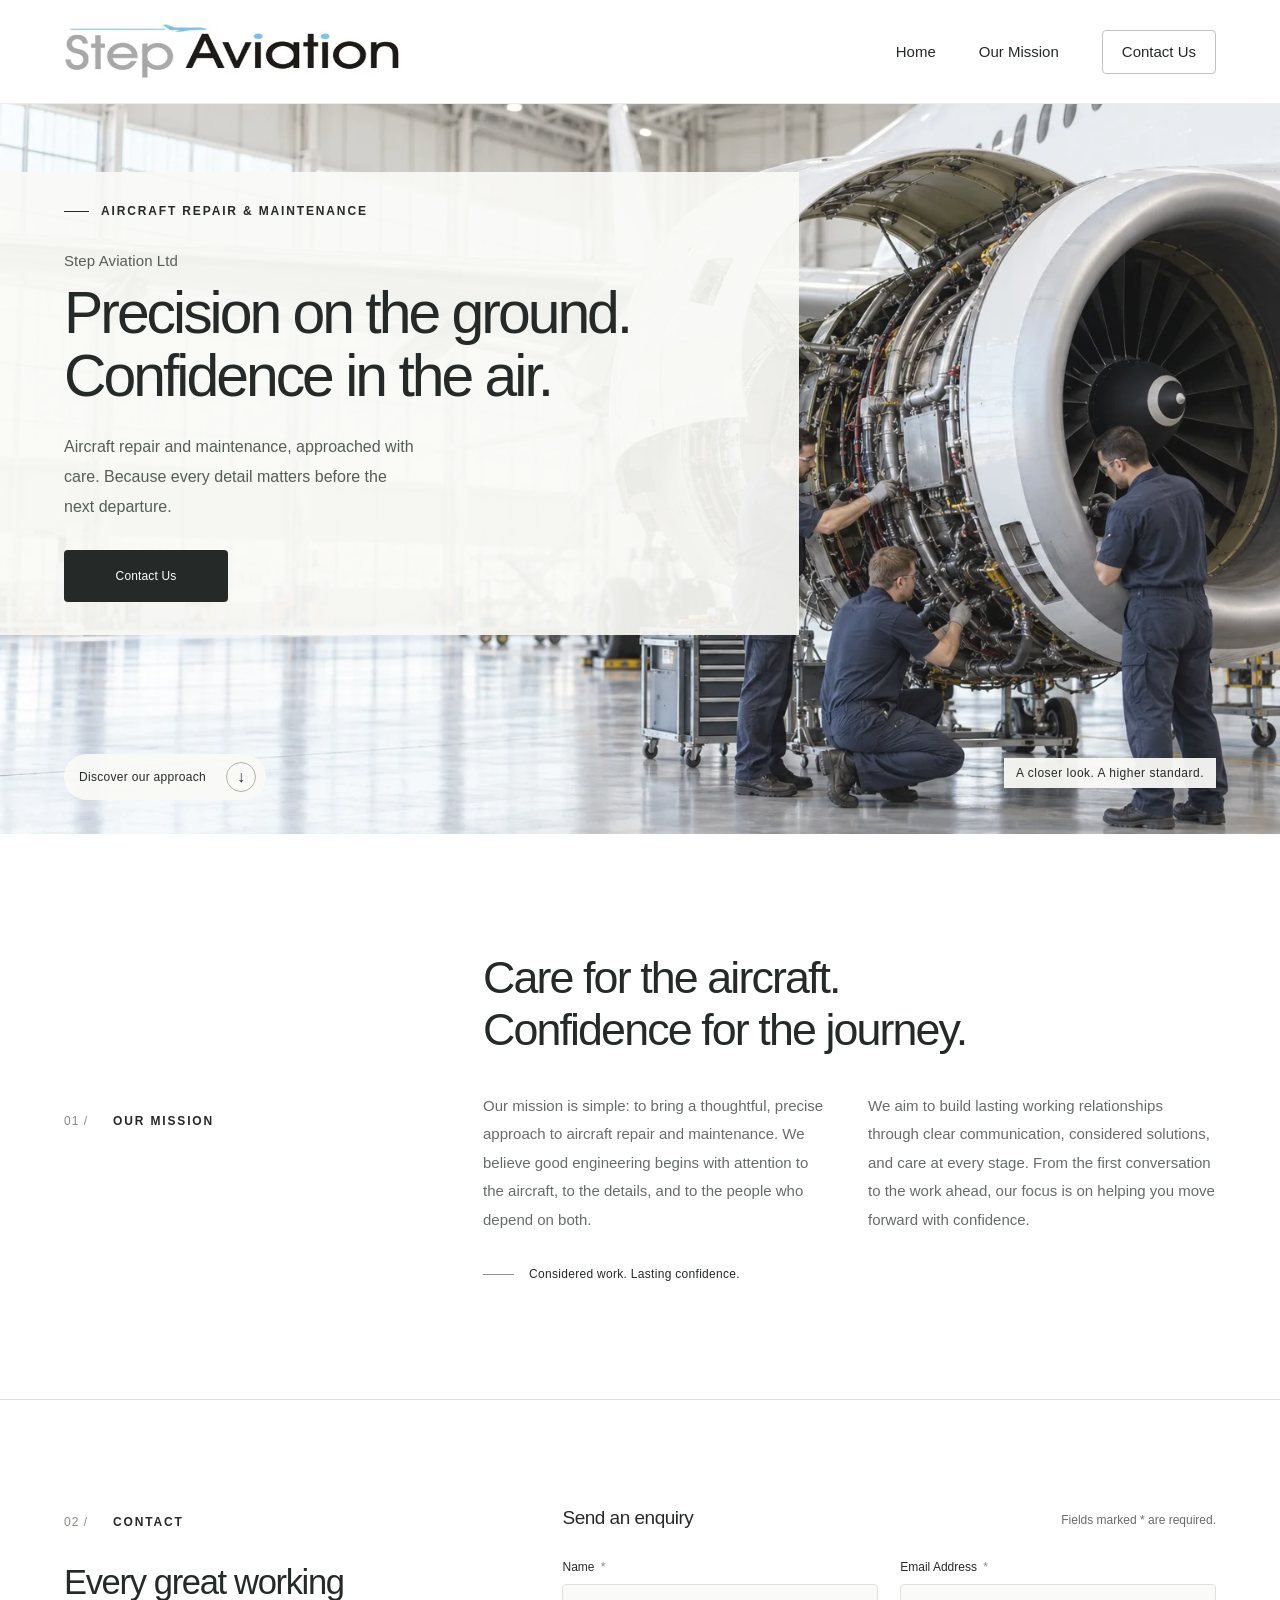
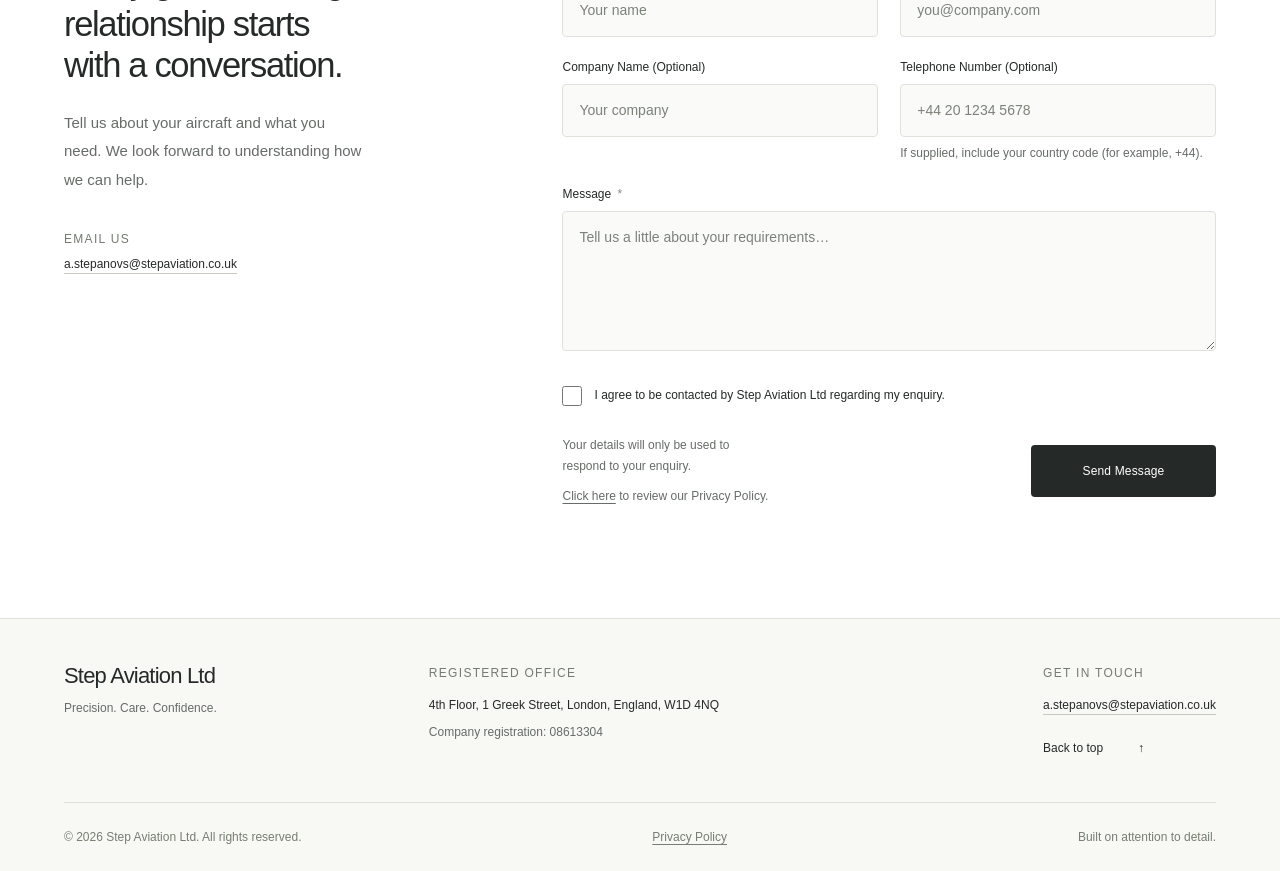
<file: index.html>
<!doctype html>
<html lang="en">
  <head>
    <meta charset="utf-8">
    <meta name="viewport" content="width=device-width, initial-scale=1">
    <meta name="theme-color" content="#f8f8f5">
    <!-- config:META -->
    <title>Step Aviation Ltd | Precision on the ground. Confidence in the air.</title>
    <meta name="description" content="Step Aviation Ltd — a considered approach to aircraft repair and maintenance. Learn about our mission and get in touch about your aircraft.">
    <meta property="og:title" content="Step Aviation Ltd | Precision on the ground. Confidence in the air.">
    <meta property="og:description" content="Step Aviation Ltd — a considered approach to aircraft repair and maintenance. Learn about our mission and get in touch about your aircraft.">
    <meta property="og:type" content="website">
    <meta property="og:site_name" content="Step Aviation Ltd">
    <meta name="twitter:card" content="summary_large_image">
    <meta name="twitter:title" content="Step Aviation Ltd | Precision on the ground. Confidence in the air.">
    <meta name="twitter:description" content="Step Aviation Ltd — a considered approach to aircraft repair and maintenance. Learn about our mission and get in touch about your aircraft.">
    <link rel="canonical" href="https://stepaviation.co.uk/">
    <meta property="og:url" content="https://stepaviation.co.uk/">
    <meta property="og:image" content="https://stepaviation.co.uk/assets/social-preview.jpg">
    <meta property="og:image:width" content="1200">
    <meta property="og:image:height" content="630">
    <meta property="og:image:alt" content="Step Aviation Ltd — Precision on the ground. Confidence in the air.">
    <meta property="og:image:type" content="image/jpeg">
    <meta name="twitter:image" content="https://stepaviation.co.uk/assets/social-preview.jpg">
    <meta name="twitter:image:alt" content="Step Aviation Ltd — Precision on the ground. Confidence in the air.">
    <!-- /config:META -->
    <link id="site-favicon" rel="icon" href="assets/favicon.svg">
    <link rel="stylesheet" href="css/styles.css">
    <script defer src="config.js"></script>
    <script defer src="js/main.js"></script>
  </head>
  <body>
    <a class="skip-link" href="#main">Skip to content</a>
    <header class="site-header">
      <div class="header-inner container">
        <a class="brand" href="#home" aria-label="Go to home">
          <img id="company-logo" class="company-logo" width="627" height="102" alt="Company logo" hidden>
        </a>
        <button class="menu-toggle" type="button" aria-expanded="false" aria-controls="primary-navigation" hidden><span class="menu-label">Menu</span><span class="menu-icon" aria-hidden="true"></span></button>
        <nav class="primary-navigation" id="primary-navigation" aria-label="Main navigation">
          <a href="#home">Home</a>
          <a href="#mission">Our Mission</a>
          <a class="nav-contact" href="#contact">Contact Us</a>
        </nav>
      </div>
    </header>
    <main id="main">
      <section id="home" class="hero" aria-labelledby="hero-title">
        <img id="hero-image" class="hero-image" sizes="100vw" width="1536" height="1024" alt="Aircraft engineers working beside an open jet engine in a light-filled hangar" fetchpriority="high" loading="eager" decoding="async" src="assets/hero-preview.webp" srcset="assets/hero-preview-small.webp 900w, assets/hero-preview.webp 1536w">
        <div class="hero-tint" aria-hidden="true"></div>
        <div class="container hero-container">
          <div class="hero-copy">
            <p class="eyebrow"><span class="eyebrow-line" aria-hidden="true"></span> Aircraft repair &amp; maintenance</p>
            <p class="hero-company" data-config="COMPANY_NAME"><!-- config:COMPANY_NAME -->Your Company<!-- /config:COMPANY_NAME --></p>
            <h1 id="hero-title" data-config="COMPANY_TAGLINE"><!-- config:COMPANY_TAGLINE -->Precision on the ground. Confidence in the air.<!-- /config:COMPANY_TAGLINE --></h1>
            <p class="hero-description" data-config="HERO_SUPPORTING_TEXT"><!-- config:HERO_SUPPORTING_TEXT -->Aircraft repair and maintenance, approached with care. Because every detail matters before the next departure.<!-- /config:HERO_SUPPORTING_TEXT --></p>
            <a class="button button-dark" href="#contact">Contact Us</a>
          </div>
        </div>
        <a class="hero-scroll" href="#mission"><span>Discover our approach</span><span class="circle-arrow" aria-hidden="true">↓</span></a>
        <span class="hero-caption" aria-hidden="true">A closer look. A higher standard.</span>
      </section>
      <section id="mission" class="mission section-space" aria-labelledby="mission-title">
        <div class="container mission-layout">
          <div class="section-label"><span class="section-number" aria-hidden="true">01 /</span><p class="eyebrow">Our Mission</p></div>
          <div class="mission-content">
            <h2 id="mission-title" data-config="COMPANY_MISSION_TITLE"><!-- config:COMPANY_MISSION_TITLE -->Care for the aircraft. Confidence for the journey.<!-- /config:COMPANY_MISSION_TITLE --></h2>
            <div class="mission-paragraphs" id="mission-paragraphs"><!-- config:MISSION_PARAGRAPHS --><p>Our mission is simple: to bring a thoughtful, precise approach to aircraft repair and maintenance. We believe good engineering begins with attention to the aircraft, to the details, and to the people who depend on both.</p>
              <p>We aim to build lasting working relationships through clear communication, considered solutions, and care at every stage. From the first conversation to the work ahead, our focus is on helping you move forward with confidence.</p><!-- /config:MISSION_PARAGRAPHS --></div>
            <div class="mission-signoff"><span class="signoff-line" aria-hidden="true"></span><span>Considered work. Lasting confidence.</span></div>
          </div>
        </div>
      </section>
      <section id="contact" class="contact section-space" aria-labelledby="contact-title">
        <div class="container contact-layout">
          <div class="contact-intro">
            <div class="section-label"><span class="section-number" aria-hidden="true">02 /</span><p class="eyebrow">Contact</p></div>
            <h2 id="contact-title">Every great working relationship starts with a conversation.</h2>
            <p>Tell us about your aircraft and what you need. We look forward to understanding how we can help.</p>
            <div class="contact-email"><span class="small-label">Email us</span><span data-email><!-- config:EMAIL -->YOUR_COMPANY_EMAIL<!-- /config:EMAIL --></span></div>
          </div>
          <form id="contact-form" class="contact-form" method="POST" aria-labelledby="form-heading" action="https://formspree.io/f/xzedyyvw">
            <div class="form-heading"><h3 id="form-heading">Send an enquiry</h3><p>Fields marked * are required.</p></div>
            <div class="form-grid">
              <div class="form-field"><label for="full-name">Name <span aria-hidden="true">*</span></label><input id="full-name" name="name" type="text" autocomplete="name" placeholder="Your name" required pattern=".*\S.*" title="Please enter your name." maxlength="150" aria-describedby="full-name-error"><span class="field-error" id="full-name-error"></span></div>
              <div class="form-field"><label for="email">Email Address <span aria-hidden="true">*</span></label><input id="email" name="email" type="email" autocomplete="email" placeholder="you@company.com" required maxlength="254" pattern="[^\s@]+@[A-Za-z0-9](?:[A-Za-z0-9\-]*[A-Za-z0-9])?(?:\.[A-Za-z0-9](?:[A-Za-z0-9\-]*[A-Za-z0-9])?)*\.(?:[A-Za-z]+|[Xx][Nn]--[A-Za-z0-9]+(?:-[A-Za-z0-9]+)*)" title="Please enter a valid email address, for example you@company.com." aria-describedby="email-error"><span class="field-error" id="email-error" aria-live="polite"></span></div>
              <div class="form-field"><label for="company">Company Name (Optional)</label><input id="company" name="company" type="text" autocomplete="organization" placeholder="Your company" maxlength="200" aria-describedby="company-error"><span class="field-error" id="company-error" aria-live="polite"></span></div>
              <div class="form-field"><label for="phone">Telephone Number (Optional)</label><input id="phone" name="phone" type="tel" autocomplete="tel" inputmode="tel" placeholder="+44 20 1234 5678" pattern="\+[1-9][0-9\s\(\)\.\-]*[0-9]" title="If you provide a telephone number, include the country code, for example +44 20 1234 5678." aria-describedby="phone-hint phone-error"><span class="field-hint" id="phone-hint">If supplied, include your country code (for example, +44).</span><span class="field-error" id="phone-error"></span></div>
              <div class="form-field field-wide"><label for="message">Message <span aria-hidden="true">*</span></label><textarea id="message" name="message" rows="5" placeholder="Tell us a little about your requirements…" required maxlength="5000" aria-describedby="message-error"></textarea><span class="field-error" id="message-error"></span></div>
            </div>
            <div class="form-acknowledgement">
              <label class="acknowledgement-label" for="contact-acknowledgement"><input id="contact-acknowledgement" name="contact_acknowledgement" type="checkbox" required value="I agree to be contacted by Step Aviation Ltd regarding my enquiry." aria-describedby="contact-acknowledgement-error enquiry-privacy"><span>I agree to be contacted by Step Aviation Ltd regarding my enquiry.</span></label>
              <span class="field-error" id="contact-acknowledgement-error" aria-live="polite"></span>
            </div>
            <div class="form-bottom"><div class="form-note" id="enquiry-privacy"><p>Your details will only be used to respond to your enquiry.</p><p class="privacy-note"><a href="privacy-policy.html">Click here</a> to review our Privacy Policy.</p></div><button class="button button-dark" id="submit-button" type="submit"><span id="submit-label">Send Message</span></button></div>
            <p class="form-status" id="form-status" role="status" aria-live="polite" aria-atomic="true" tabindex="-1" hidden></p>
            <noscript><p class="no-script-note">Submitting this form opens our form provider’s confirmation page.</p></noscript>
          </form>
        </div>
      </section>
    </main>
    <footer class="site-footer">
      <div class="container footer-main">
        <div class="footer-brand"><a href="#home" data-config="COMPANY_NAME"><!-- config:COMPANY_NAME -->Your Company<!-- /config:COMPANY_NAME --></a><p>Precision. Care. Confidence.</p></div>
        <div class="footer-details"><span class="small-label">Registered office</span><address data-config="COMPANY_ADDRESS"><!-- config:COMPANY_ADDRESS -->YOUR_COMPANY_ADDRESS<!-- /config:COMPANY_ADDRESS --></address><p>Company registration: <span data-config="COMPANY_REGISTRATION_NUMBER"><!-- config:COMPANY_REGISTRATION_NUMBER -->YOUR_REGISTRATION_NUMBER<!-- /config:COMPANY_REGISTRATION_NUMBER --></span></p></div>
        <div class="footer-contact"><span class="small-label">Get in touch</span><span data-email><!-- config:EMAIL -->YOUR_COMPANY_EMAIL<!-- /config:EMAIL --></span><a class="back-to-top" href="#home">Back to top <span aria-hidden="true">↑</span></a></div>
      </div>
      <div class="container footer-bottom"><p>© <span id="copyright-year"><!-- config:COPYRIGHT_YEAR -->2026<!-- /config:COPYRIGHT_YEAR --></span> <span data-config="COMPANY_NAME"><!-- config:COMPANY_NAME -->Your Company<!-- /config:COMPANY_NAME --></span>. All rights reserved.</p><a class="privacy-link" href="privacy-policy.html">Privacy Policy</a><p>Built on attention to detail.</p></div>
    </footer>
  </body>
</html>
</file>
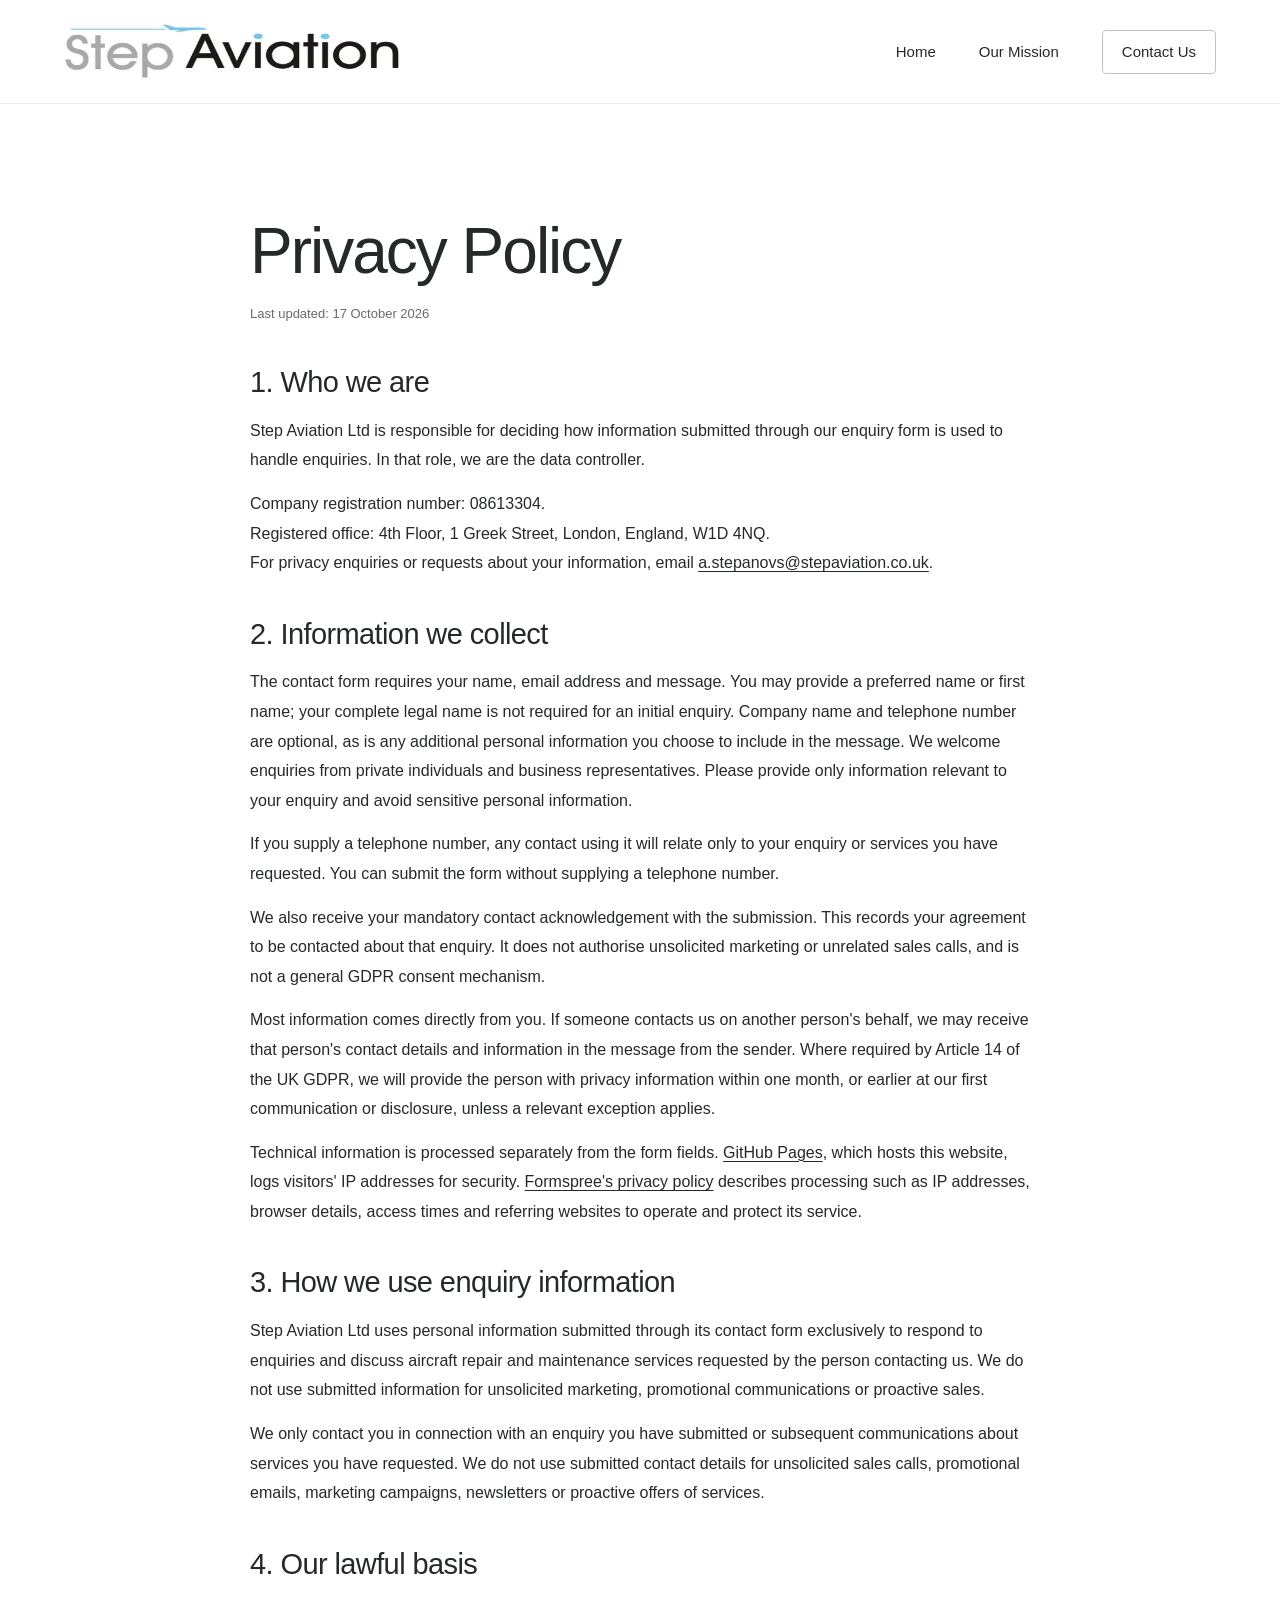
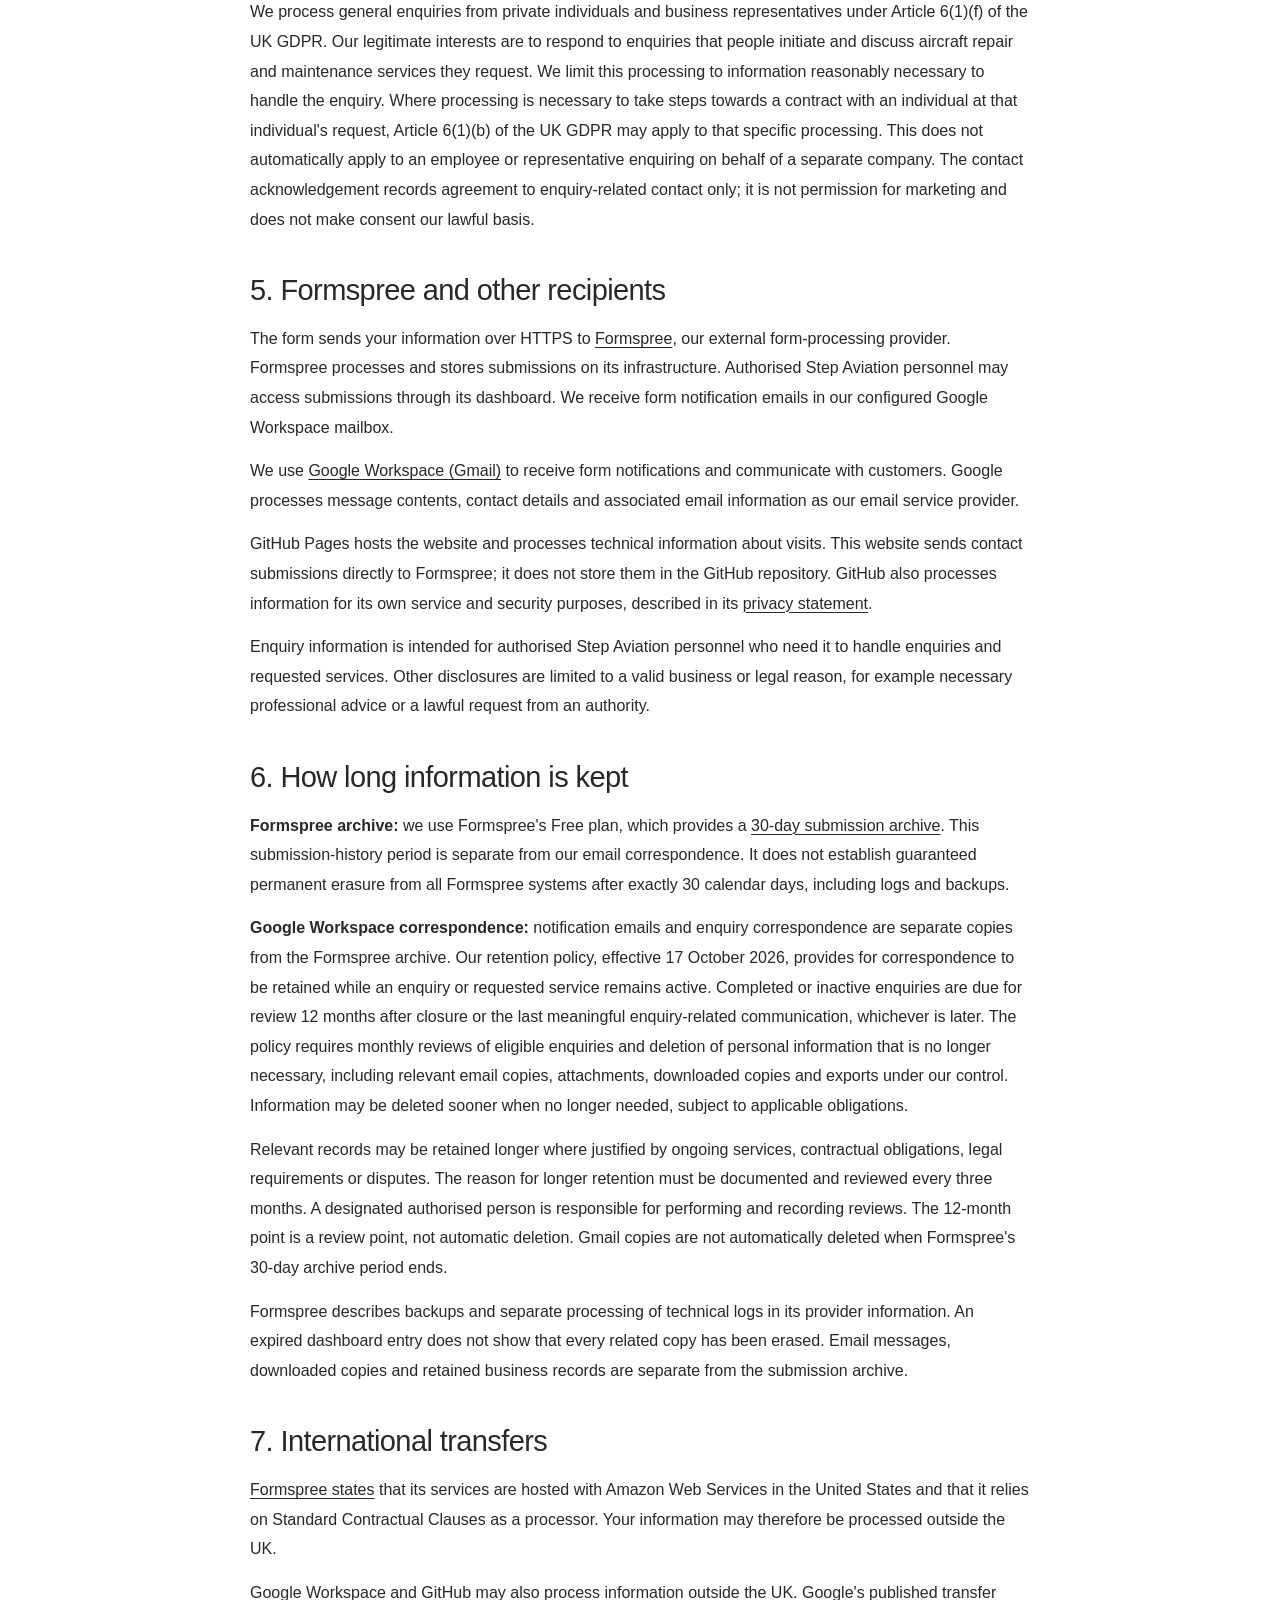
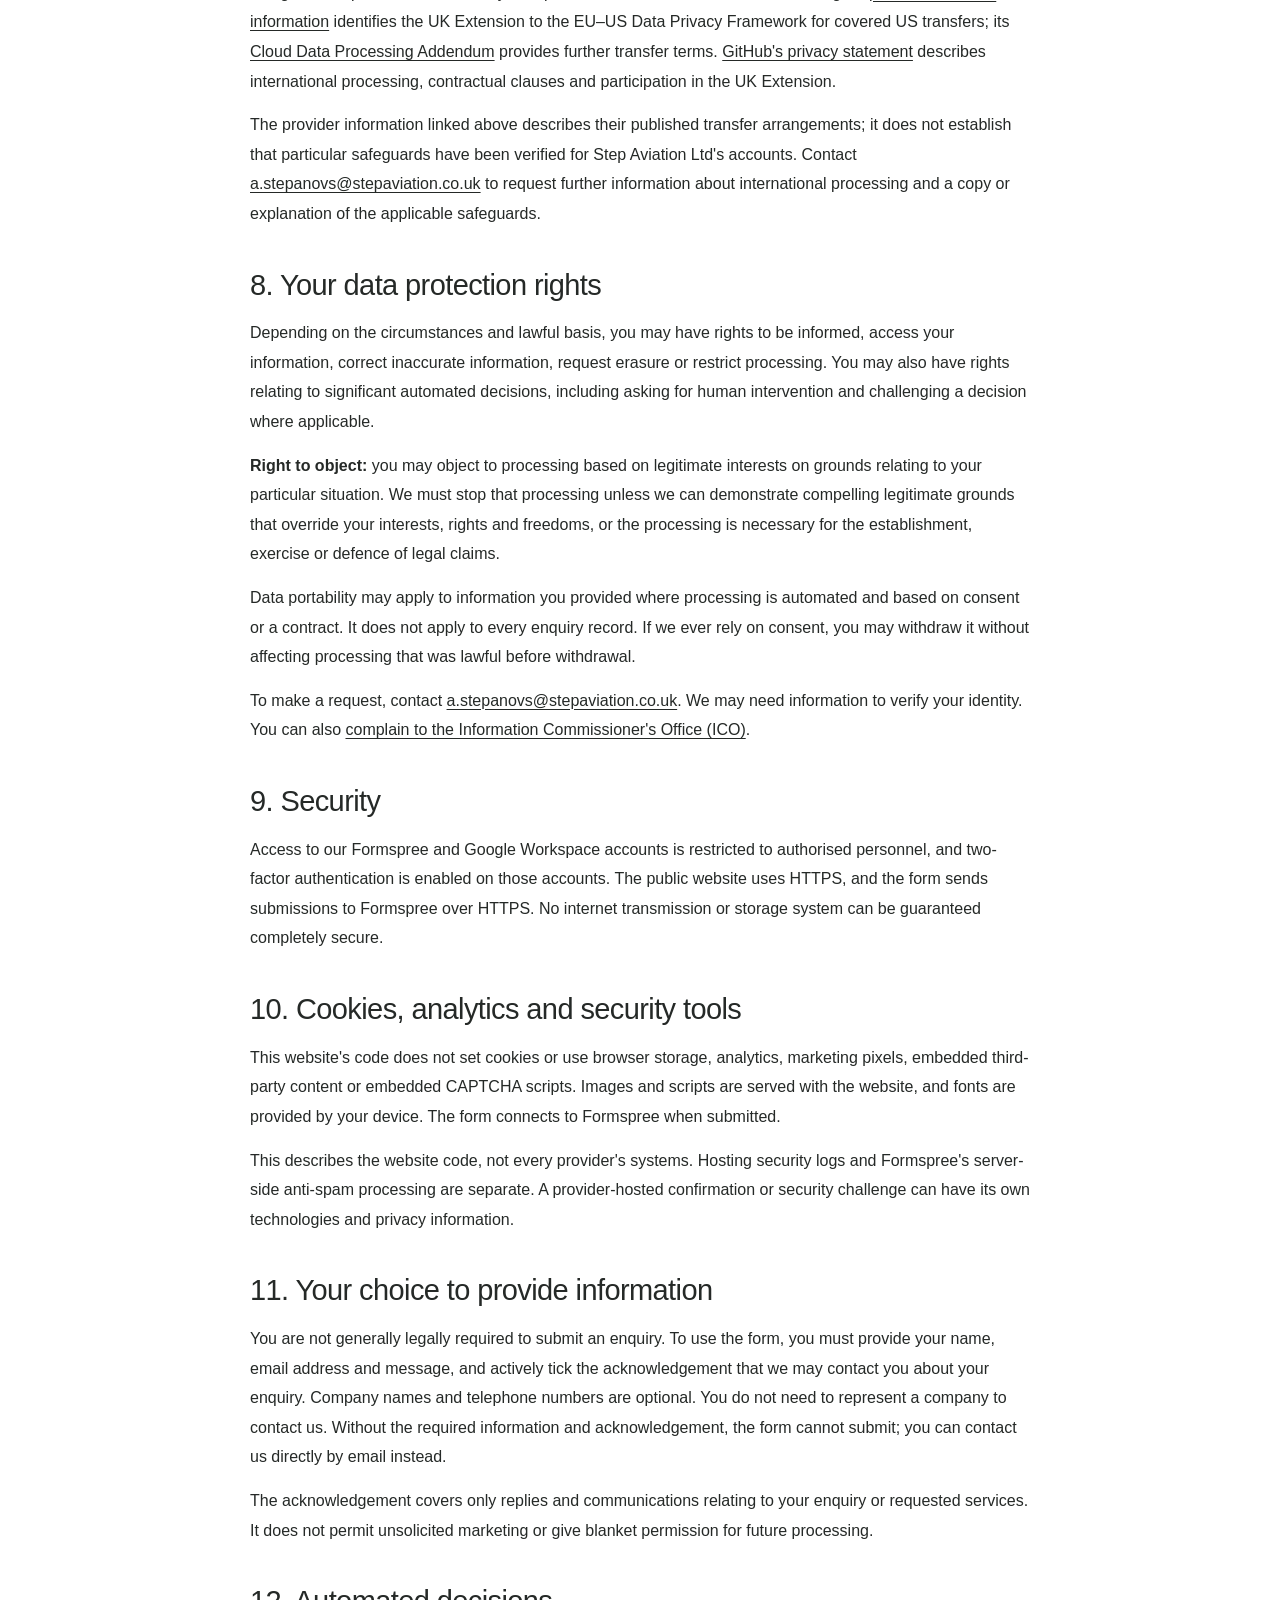
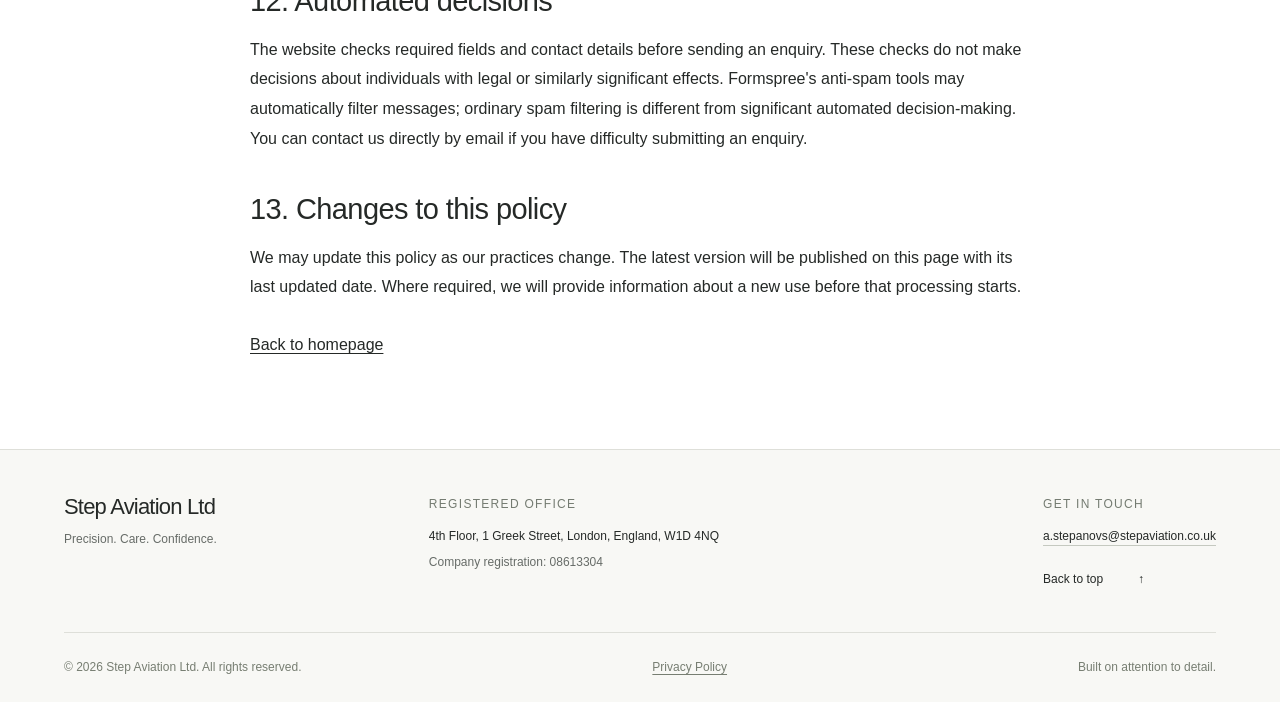
<file: privacy-policy.html>
<!doctype html>
<html lang="en">
  <head>
    <meta charset="utf-8">
    <meta name="viewport" content="width=device-width, initial-scale=1">
    <meta name="theme-color" content="#f8f8f5">
    <title>Privacy Policy | Step Aviation Ltd</title>
    <meta name="description" content="How Step Aviation Ltd handles website enquiries, personal information, service providers and data protection rights.">
    <!-- Keep noindex until the outstanding publication review is completed and approved. -->
    <meta name="robots" content="noindex, follow">
    <link rel="canonical" href="https://stepaviation.co.uk/privacy-policy.html">
    <link id="site-favicon" rel="icon" href="assets/favicon.svg">
    <link rel="stylesheet" href="css/styles.css">
    <script defer src="config.js"></script>
    <script defer src="js/main.js"></script>
  </head>
  <body data-page="privacy">
    <a class="skip-link" href="#main">Skip to content</a>
    <header class="site-header">
      <div class="header-inner container">
        <a class="brand" href="index.html#home" aria-label="Go to home">
          <img id="company-logo" class="company-logo" width="627" height="102" alt="Step Aviation Ltd" src="assets/company-logo.webp">
        </a>
        <button class="menu-toggle" type="button" aria-expanded="false" aria-controls="primary-navigation" hidden><span class="menu-label">Menu</span><span class="menu-icon" aria-hidden="true"></span></button>
        <nav class="primary-navigation" id="primary-navigation" aria-label="Main navigation">
          <a href="index.html#home">Home</a>
          <a href="index.html#mission">Our Mission</a>
          <a class="nav-contact" href="index.html#contact">Contact Us</a>
        </nav>
      </div>
    </header>
    <main id="main" class="container policy-content">
      <h1>Privacy Policy</h1>
      <p class="policy-updated">Last updated: <time datetime="2026-10-17">17 October 2026</time></p>
      <section aria-labelledby="who-title">
        <h2 id="who-title">1. Who we are</h2>
        <p><span data-config="COMPANY_NAME">Step Aviation Ltd</span> is responsible for deciding how information submitted through our enquiry form is used to handle enquiries. In that role, we are the data controller.</p>
        <p>Company registration number: <span data-config="COMPANY_REGISTRATION_NUMBER">08613304</span>.<br>Registered office: <span data-config="COMPANY_ADDRESS">4th Floor, 1 Greek Street, London, England, W1D 4NQ</span>.<br>For privacy enquiries or requests about your information, email <span data-email><a href="mailto:a.stepanovs@stepaviation.co.uk">a.stepanovs@stepaviation.co.uk</a></span>.</p>
      </section>
      <section aria-labelledby="collect-title">
        <h2 id="collect-title">2. Information we collect</h2>
        <p>The contact form requires your name, email address and message. You may provide a preferred name or first name; your complete legal name is not required for an initial enquiry. Company name and telephone number are optional, as is any additional personal information you choose to include in the message. We welcome enquiries from private individuals and business representatives. Please provide only information relevant to your enquiry and avoid sensitive personal information.</p>
        <p>If you supply a telephone number, any contact using it will relate only to your enquiry or services you have requested. You can submit the form without supplying a telephone number.</p>
        <p>We also receive your mandatory contact acknowledgement with the submission. This records your agreement to be contacted about that enquiry. It does not authorise unsolicited marketing or unrelated sales calls, and is not a general GDPR consent mechanism.</p>
        <p>Most information comes directly from you. If someone contacts us on another person's behalf, we may receive that person's contact details and information in the message from the sender. Where required by Article 14 of the UK GDPR, we will provide the person with privacy information within one month, or earlier at our first communication or disclosure, unless a relevant exception applies.</p>
        <p>Technical information is processed separately from the form fields. <a href="https://docs.github.com/en/pages/getting-started-with-github-pages/what-is-github-pages">GitHub Pages</a>, which hosts this website, logs visitors' IP addresses for security. <a href="https://formspree.io/legal/privacy-policy/">Formspree's privacy policy</a> describes processing such as IP addresses, browser details, access times and referring websites to operate and protect its service.</p>
      </section>
      <section aria-labelledby="purpose-title">
        <h2 id="purpose-title">3. How we use enquiry information</h2>
        <p>Step Aviation Ltd uses personal information submitted through its contact form exclusively to respond to enquiries and discuss aircraft repair and maintenance services requested by the person contacting us. We do not use submitted information for unsolicited marketing, promotional communications or proactive sales.</p>
        <p>We only contact you in connection with an enquiry you have submitted or subsequent communications about services you have requested. We do not use submitted contact details for unsolicited sales calls, promotional emails, marketing campaigns, newsletters or proactive offers of services.</p>
      </section>
      <section aria-labelledby="basis-title">
        <h2 id="basis-title">4. Our lawful basis</h2>
        <p>We process general enquiries from private individuals and business representatives under Article 6(1)(f) of the UK GDPR. Our legitimate interests are to respond to enquiries that people initiate and discuss aircraft repair and maintenance services they request. We limit this processing to information reasonably necessary to handle the enquiry. Where processing is necessary to take steps towards a contract with an individual at that individual's request, Article 6(1)(b) of the UK GDPR may apply to that specific processing. This does not automatically apply to an employee or representative enquiring on behalf of a separate company. The contact acknowledgement records agreement to enquiry-related contact only; it is not permission for marketing and does not make consent our lawful basis.</p>
      </section>
      <section aria-labelledby="providers-title">
        <h2 id="providers-title">5. Formspree and other recipients</h2>
        <p>The form sends your information over HTTPS to <a href="https://formspree.io">Formspree</a>, our external form-processing provider. Formspree processes and stores submissions on its infrastructure. Authorised Step Aviation personnel may access submissions through its dashboard. We receive form notification emails in our configured Google Workspace mailbox.</p>
        <p>We use <a href="https://workspace.google.com/terms/dpa_terms.html">Google Workspace (Gmail)</a> to receive form notifications and communicate with customers. Google processes message contents, contact details and associated email information as our email service provider.</p>
        <p>GitHub Pages hosts the website and processes technical information about visits. This website sends contact submissions directly to Formspree; it does not store them in the GitHub repository. GitHub also processes information for its own service and security purposes, described in its <a href="https://docs.github.com/en/site-policy/privacy-policies/github-general-privacy-statement">privacy statement</a>.</p>
        <p>Enquiry information is intended for authorised Step Aviation personnel who need it to handle enquiries and requested services. Other disclosures are limited to a valid business or legal reason, for example necessary professional advice or a lawful request from an authority.</p>
      </section>
      <section aria-labelledby="retention-title">
        <h2 id="retention-title">6. How long information is kept</h2>
        <p><strong>Formspree archive:</strong> we use Formspree's Free plan, which provides a <a href="https://formspree.io/plans">30-day submission archive</a>. This submission-history period is separate from our email correspondence. It does not establish guaranteed permanent erasure from all Formspree systems after exactly 30 calendar days, including logs and backups.</p>
        <p><strong>Google Workspace correspondence:</strong> notification emails and enquiry correspondence are separate copies from the Formspree archive. Our retention policy, effective 17 October 2026, provides for correspondence to be retained while an enquiry or requested service remains active. Completed or inactive enquiries are due for review 12 months after closure or the last meaningful enquiry-related communication, whichever is later. The policy requires monthly reviews of eligible enquiries and deletion of personal information that is no longer necessary, including relevant email copies, attachments, downloaded copies and exports under our control. Information may be deleted sooner when no longer needed, subject to applicable obligations.</p>
        <p>Relevant records may be retained longer where justified by ongoing services, contractual obligations, legal requirements or disputes. The reason for longer retention must be documented and reviewed every three months. A designated authorised person is responsible for performing and recording reviews. The 12-month point is a review point, not automatic deletion. Gmail copies are not automatically deleted when Formspree's 30-day archive period ends.</p>
        <p>Formspree describes backups and separate processing of technical logs in its provider information. An expired dashboard entry does not show that every related copy has been erased. Email messages, downloaded copies and retained business records are separate from the submission archive.</p>
      </section>
      <section aria-labelledby="transfers-title">
        <h2 id="transfers-title">7. International transfers</h2>
        <p><a href="https://formspree.io/security/">Formspree states</a> that its services are hosted with Amazon Web Services in the United States and that it relies on Standard Contractual Clauses as a processor. Your information may therefore be processed outside the UK.</p>
        <p>Google Workspace and GitHub may also process information outside the UK. Google's <a href="https://cloud.google.com/terms/alternative-transfer-solution">published transfer information</a> identifies the UK Extension to the EU–US Data Privacy Framework for covered US transfers; its <a href="https://workspace.google.com/terms/dpa_terms.html">Cloud Data Processing Addendum</a> provides further transfer terms. <a href="https://docs.github.com/en/site-policy/privacy-policies/github-general-privacy-statement#international-data-transfers">GitHub's privacy statement</a> describes international processing, contractual clauses and participation in the UK Extension.</p>
        <p>The provider information linked above describes their published transfer arrangements; it does not establish that particular safeguards have been verified for Step Aviation Ltd's accounts. Contact <a href="mailto:a.stepanovs@stepaviation.co.uk">a.stepanovs@stepaviation.co.uk</a> to request further information about international processing and a copy or explanation of the applicable safeguards.</p>
      </section>
      <section aria-labelledby="rights-title">
        <h2 id="rights-title">8. Your data protection rights</h2>
        <p>Depending on the circumstances and lawful basis, you may have rights to be informed, access your information, correct inaccurate information, request erasure or restrict processing. You may also have rights relating to significant automated decisions, including asking for human intervention and challenging a decision where applicable.</p>
        <p><strong>Right to object:</strong> you may object to processing based on legitimate interests on grounds relating to your particular situation. We must stop that processing unless we can demonstrate compelling legitimate grounds that override your interests, rights and freedoms, or the processing is necessary for the establishment, exercise or defence of legal claims.</p>
        <p>Data portability may apply to information you provided where processing is automated and based on consent or a contract. It does not apply to every enquiry record. If we ever rely on consent, you may withdraw it without affecting processing that was lawful before withdrawal.</p>
        <p>To make a request, contact <a href="mailto:a.stepanovs@stepaviation.co.uk">a.stepanovs@stepaviation.co.uk</a>. We may need information to verify your identity. You can also <a href="https://ico.org.uk/make-a-complaint/">complain to the Information Commissioner's Office (ICO)</a>.</p>
      </section>
      <section aria-labelledby="security-title">
        <h2 id="security-title">9. Security</h2>
        <p>Access to our Formspree and Google Workspace accounts is restricted to authorised personnel, and two-factor authentication is enabled on those accounts. The public website uses HTTPS, and the form sends submissions to Formspree over HTTPS. No internet transmission or storage system can be guaranteed completely secure.</p>
      </section>
      <section aria-labelledby="cookies-title">
        <h2 id="cookies-title">10. Cookies, analytics and security tools</h2>
        <p>This website's code does not set cookies or use browser storage, analytics, marketing pixels, embedded third-party content or embedded CAPTCHA scripts. Images and scripts are served with the website, and fonts are provided by your device. The form connects to Formspree when submitted.</p>
        <p>This describes the website code, not every provider's systems. Hosting security logs and Formspree's server-side anti-spam processing are separate. A provider-hosted confirmation or security challenge can have its own technologies and privacy information.</p>
      </section>
      <section aria-labelledby="required-title">
        <h2 id="required-title">11. Your choice to provide information</h2>
        <p>You are not generally legally required to submit an enquiry. To use the form, you must provide your name, email address and message, and actively tick the acknowledgement that we may contact you about your enquiry. Company names and telephone numbers are optional. You do not need to represent a company to contact us. Without the required information and acknowledgement, the form cannot submit; you can contact us directly by email instead.</p>
        <p>The acknowledgement covers only replies and communications relating to your enquiry or requested services. It does not permit unsolicited marketing or give blanket permission for future processing.</p>
      </section>
      <section aria-labelledby="automated-title">
        <h2 id="automated-title">12. Automated decisions</h2>
        <p>The website checks required fields and contact details before sending an enquiry. These checks do not make decisions about individuals with legal or similarly significant effects. Formspree's anti-spam tools may automatically filter messages; ordinary spam filtering is different from significant automated decision-making. You can contact us directly by email if you have difficulty submitting an enquiry.</p>
      </section>
      <section aria-labelledby="updates-title">
        <h2 id="updates-title">13. Changes to this policy</h2>
        <p>We may update this policy as our practices change. The latest version will be published on this page with its last updated date. Where required, we will provide information about a new use before that processing starts.</p>
      </section>
      <p class="policy-home-link"><a href="index.html">Back to homepage</a></p>
    </main>
    <footer class="site-footer">
      <div class="container footer-main">
        <div class="footer-brand"><a href="index.html#home" data-config="COMPANY_NAME">Step Aviation Ltd</a><p>Precision. Care. Confidence.</p></div>
        <div class="footer-details"><span class="small-label">Registered office</span><address data-config="COMPANY_ADDRESS">4th Floor, 1 Greek Street, London, England, W1D 4NQ</address><p>Company registration: <span data-config="COMPANY_REGISTRATION_NUMBER">08613304</span></p></div>
        <div class="footer-contact"><span class="small-label">Get in touch</span><span data-email><a class="email-link" href="mailto:a.stepanovs@stepaviation.co.uk">a.stepanovs@stepaviation.co.uk</a></span><a class="back-to-top" href="index.html#home">Back to top <span aria-hidden="true">↑</span></a></div>
      </div>
      <div class="container footer-bottom"><p>© <span id="copyright-year">2026</span> <span data-config="COMPANY_NAME">Step Aviation Ltd</span>. All rights reserved.</p><a class="privacy-link" aria-current="page" href="privacy-policy.html">Privacy Policy</a><p>Built on attention to detail.</p></div>
    </footer>
  </body>
</html>
</file>
<file: css/styles.css>
/* System typography is deliberately local: no external font or runtime dependency. */
:root {
  --ink: #252927;
  --muted: #676c68;
  --paper: #fff;
  --soft: #f8f8f5;
  --line: #dedfd9;
  --field: #fafbf9;
  --error: #a32b28;
  --radius: 4px;
  --content: 1320px;
  --page-gutter: clamp(22px,5vw,80px);
  --hero-position: 65% 54%;
  font-family: Inter,"Helvetica Neue",Arial,sans-serif;
  color: var(--ink);
  background: var(--paper);
  font-synthesis: none;
  text-rendering: optimizeLegibility;
  -webkit-font-smoothing: antialiased;
}

* {
  box-sizing: border-box;
}

html {
  scroll-behavior: smooth;
  scroll-padding-top: 110px;
}

body {
  margin: 0;
}

a {
  color: inherit;
  text-decoration: none;
}

button,input,textarea {
  font: inherit;
}

button,a,input,textarea {
  -webkit-tap-highlight-color: transparent;
}

button {
  cursor: pointer;
}

img {
  display: block;
  max-width: 100%;
}

svg {
  display: block;
}

h1,h2,h3,p {
  margin: 0;
}

button {
  border: 0;
}

address {
  font-style: normal;
}

[hidden] {
  display: none!important;
}

::selection {
  background: #d8dfd8;
  color: #152019;
}

:focus-visible {
  outline: 2px solid #425b4c;
  outline-offset: 5px;
}

.container {
  width: min(var(--content),calc(100% - var(--page-gutter)*2));
  margin-inline: auto;
}

.skip-link {
  position: fixed;
  left: 20px;
  top: 15px;
  z-index: 20;
  padding: 15px 20px;
  background: var(--ink);
  color: #fff;
  transform: translateY(-180%);
}

.skip-link:focus {
  transform: none;
}

/* Header and responsive navigation */
.site-header {
  height: 104px;
  background: #fff;
  position: relative;
  z-index: 10;
  border-bottom: 1px solid #eceee9;
}

.header-inner {
  display: flex;
  align-items: center;
  justify-content: space-between;
  height: 100%;
  gap: 30px;
}

.brand {
  display: flex;
  align-items: center;
  min-width: 0;
  min-height: 44px;
}

.company-logo {
  width: auto;
  max-width: 100%;
  height: auto;
  max-height: 55px;
  object-fit: contain;
  object-position: left center;
}

.primary-navigation {
  display: flex;
  align-items: center;
  gap: 43px;
  font-size: 15px;
  font-weight: 500;
  white-space: nowrap;
}

.primary-navigation>a {
  display: flex;
  align-items: center;
  gap: 30px;
  min-height: 44px;
  position: relative;
}

.primary-navigation>a:not(.nav-contact):after {
  content: "";
  position: absolute;
  bottom: 7px;
  left: 0;
  width: 100%;
  height: 1px;
  background: currentColor;
  transform: scaleX(0);
  transform-origin: left;
  transition: transform .2s;
}

.primary-navigation>a:hover:after {
  transform: scaleX(1);
}

.primary-navigation .nav-contact {
  justify-content: center;
  gap: 0;
  border: 1px solid #bfc3bd;
  border-radius: var(--radius);
  padding: 0 19px;
  transition: background .2s;
}

.nav-contact:hover {
  background: var(--soft);
}

.menu-toggle {
  display: none;
  background: transparent;
  color: var(--ink);
  min-width: 80px;
  min-height: 44px;
  padding: 10px 0 10px 12px;
  align-items: center;
  justify-content: flex-end;
  gap: 12px;
}

.menu-icon {
  width: 20px;
  height: 10px;
  border-top: 1px solid currentColor;
  border-bottom: 1px solid currentColor;
  transition: transform .2s;
}

.menu-toggle[aria-expanded=true] .menu-icon {
  transform: rotate(-45deg);
}

/* Photograph and carefully backed hero typography */
.hero {
  position: relative;
  min-height: 730px;
  background: #e8e9e3;
  isolation: isolate;
  overflow: hidden;
}

.hero-image,.hero-tint {
  position: absolute;
  inset: 0;
  width: 100%;
  height: 100%;
  z-index: -2;
}

.hero-image {
  object-fit: cover;
  object-position: var(--hero-position);
}

.hero-tint {
  z-index: -1;
  background: rgba(255,255,255,.07);
}

.hero-container {
  padding-top: 68px;
  padding-bottom: 135px;
  position: relative;
}

.hero-copy {
  width: min(610px,53%);
  padding: 30px 34px 33px 0;
  position: relative;
}

.hero-copy:before {
  content: "";
  position: absolute;
  inset: 0 -5px 0 calc(-1*var(--page-gutter));
  background: rgba(250,250,247,.92);
  z-index: -1;
}

.eyebrow {
  font-size: 12px;
  font-weight: 600;
  letter-spacing: 1.85px;
  line-height: 1.5;
  text-transform: uppercase;
  display: flex;
  align-items: center;
  gap: 12px;
}

.eyebrow-line {
  width: 25px;
  height: 1px;
  background: currentColor;
}

.hero-company {
  font-size: 15px;
  letter-spacing: .1px;
  margin-top: 32px;
  margin-bottom: 13px;
  color: #575e56;
}

.hero h1 {
  font-size: clamp(44px,4.6vw,68px);
  line-height: 1.065;
  font-weight: 400;
  letter-spacing: -3px;
  max-width: 580px;
  text-wrap: balance;
  overflow-wrap: anywhere;
}

.hero-description {
  max-width: 350px;
  font-size: 16px;
  line-height: 1.85;
  color: #555d55;
  margin-top: 25px;
  margin-bottom: 29px;
}

.button {
  display: inline-flex;
  align-items: center;
  justify-content: space-between;
  gap: 42px;
  min-height: 52px;
  padding: 16px 23px;
  border-radius: var(--radius);
  font-size: 12px;
  line-height: 1.5;
  font-weight: 500;
  letter-spacing: .15px;
  transition: background .2s,transform .2s;
}

.button-dark {
  background: var(--ink);
  color: #fff;
}

.hero-copy .button {
  justify-content: center;
  gap: 0;
  min-width: 164px;
}

.button-dark:hover {
  background: #454e46;
  transform: translateY(-1px);
}

.button>span[aria-hidden=true] {
  font-size: 20px;
  line-height: 1;
}

.button:disabled {
  cursor: wait;
  opacity: .65;
  transform: none;
}

.hero-scroll {
  position: absolute;
  bottom: 34px;
  left: max(var(--page-gutter),calc((100% - var(--content))/2));
  display: flex;
  align-items: center;
  gap: 20px;
  font-size: 12px;
  letter-spacing: .3px;
  background: rgba(250,250,247,.94);
  padding: 8px 10px 8px 15px;
  border-radius: 30px;
}

.circle-arrow {
  display: flex;
  width: 30px;
  height: 30px;
  align-items: center;
  justify-content: center;
  border: 1px solid #aeb5aa;
  border-radius: 50%;
  font-size: 16px;
}

.hero-caption {
  position: absolute;
  right: max(var(--page-gutter),calc((100% - var(--content))/2));
  bottom: 46px;
  font-size: 12px;
  letter-spacing: .5px;
  padding: 8px 12px;
  background: rgba(250,250,247,.94);
}

/* Mission: an editorial grid with generous whitespace */
.section-space {
  padding-block: 118px;
}

.mission-layout {
  display: grid;
  grid-template-columns: 1fr 2.1fr;
  gap: 70px;
}

.section-label {
  display: flex;
  align-items: center;
  gap: 25px;
  padding-top: 9px;
}

.section-number {
  font-size: 12px;
  color: #858c83;
  letter-spacing: 1px;
}

.mission h2 {
  font-size: clamp(36px,3.5vw,52px);
  font-weight: 400;
  line-height: 1.16;
  letter-spacing: -1.9px;
  max-width: 750px;
  text-wrap: balance;
}

.mission-paragraphs {
  display: grid;
  grid-template-columns: 1fr 1fr;
  gap: 37px;
  margin-top: 36px;
}

.mission-paragraphs p {
  color: var(--muted);
  font-size: 15px;
  line-height: 1.9;
}

.mission-signoff {
  display: flex;
  align-items: center;
  gap: 15px;
  font-size: 12px;
  letter-spacing: .3px;
  margin-top: 33px;
}

.signoff-line {
  width: 31px;
  height: 1px;
  background: #8a9287;
}

/* Contact form, validation feedback, and interaction states */
.contact {
  border-top: 1px solid var(--line);
  padding-top: 104px;
  padding-bottom: 111px;
}

.contact-layout {
  display: grid;
  grid-template-columns: 1fr 1.65fr;
  gap: clamp(55px,8vw,118px);
}

.contact-intro h2 {
  font-size: clamp(31px,2.7vw,40px);
  line-height: 1.19;
  letter-spacing: -1.35px;
  font-weight: 400;
  margin-top: 31px;
  max-width: 340px;
  text-wrap: balance;
}

.contact-intro>p {
  font-size: 15px;
  color: var(--muted);
  line-height: 1.9;
  max-width: 300px;
  margin-top: 23px;
}

.contact-email {
  margin-top: 38px;
  display: flex;
  flex-direction: column;
  gap: 11px;
  font-size: 12px;
  overflow-wrap: anywhere;
}

.small-label {
  font-size: 12px;
  letter-spacing: 1.3px;
  text-transform: uppercase;
  color: #747b71;
  display: block;
}

.email-link {
  display: inline-block;
  text-decoration: underline;
  text-underline-offset: 5px;
  text-decoration-color: #c5c9c0;
  max-width: 100%;
  overflow-wrap: anywhere;
}

.email-link:hover {
  text-decoration-color: currentColor;
}

.form-heading {
  display: flex;
  justify-content: space-between;
  align-items: baseline;
  gap: 20px;
  margin: 3px 0 31px;
}

.form-heading h3 {
  font-size: 19px;
  letter-spacing: -.5px;
  font-weight: 500;
}

.form-heading p {
  font-size: 12px;
  color: var(--muted);
}

.form-grid {
  display: grid;
  grid-template-columns: 1fr 1fr;
  gap: 23px 22px;
}

.form-field {
  display: flex;
  flex-direction: column;
  min-width: 0;
}

.form-field label {
  font-size: 12px;
  font-weight: 500;
  margin-bottom: 10px;
}

.form-field label>span {
  color: #878d83;
  font-weight: 400;
  margin-left: 3px;
}

.form-field input,.form-field textarea {
  display: block;
  width: 100%;
  border: 1px solid #dfe2da;
  background: var(--field);
  border-radius: var(--radius);
  color: var(--ink);
  padding: 15px 16px;
  font-size: 12px;
  line-height: 1.5;
  transition: border-color .2s,background .2s;
  min-height: 50px;
}

.form-field input::placeholder,.form-field textarea::placeholder {
  color: #7c8179;
  opacity: 1;
}

.form-field input:focus,.form-field textarea:focus {
  background: #fff;
  border-color: #616e5e;
  outline: 2px solid #697b62;
  outline-offset: 2px;
}

.form-field textarea {
  resize: vertical;
  min-height: 140px;
  max-height: 600px;
}

.field-wide {
  grid-column: 1/-1;
}

.field-hint {
  font-size: 12px;
  line-height: 1.6;
  color: var(--muted);
  margin-top: 7px;
}

.field-error {
  font-size: 12px;
  line-height: 1.6;
  color: var(--error);
  margin-top: 5px;
}

.field-error:empty {
  display: none;
}

.form-field [aria-invalid=true] {
  border-color: var(--error);
}

.form-acknowledgement {
  margin-top: 24px;
}

.acknowledgement-label {
  display: flex;
  align-items: flex-start;
  gap: 12px;
  min-height: 44px;
  padding-block: 10px;
  font-size: 12px;
  line-height: 1.8;
  cursor: pointer;
}

.acknowledgement-label input {
  flex: 0 0 auto;
  width: 20px;
  height: 20px;
  margin: 1px 0 0;
  accent-color: var(--ink);
  cursor: pointer;
}

.acknowledgement-label span {
  min-width: 0;
}

.form-acknowledgement [aria-invalid=true] {
  outline: 2px solid var(--error);
  outline-offset: 3px;
}

.form-acknowledgement + .form-bottom {
  margin-top: 16px;
}

.form-bottom {
  display: flex;
  justify-content: space-between;
  align-items: center;
  gap: 30px;
  margin-top: 26px;
}

.form-note {
  font-size: 12px;
  line-height: 1.8;
  color: var(--muted);
  max-width: 210px;
}

.form-bottom .button {
  flex-shrink: 0;
  justify-content: center;
  gap: 0;
  min-width: 185px;
}

.privacy-note { margin-top: 8px; }
.privacy-note a,.privacy-link,.policy-content a {
  text-decoration: underline;
  text-decoration-thickness: 1px;
  text-underline-offset: 3px;
}
.privacy-note a:hover,.privacy-link:hover,.policy-content a:hover { color: var(--ink); }

/* Reading layout for the dedicated privacy page; homepage layout is retained. */
.policy-content {
  max-width: 780px;
  padding-block: clamp(48px,7vw,96px);
  font-size: 16px;
  line-height: 1.85;
  overflow-wrap: anywhere;
}
.policy-content h1 {
  font-size: clamp(42px,6vw,64px);
  font-weight: 400;
  letter-spacing: -2px;
  line-height: 1.1;
  margin-block: 22px 16px;
}
.policy-content h2 {
  font-size: clamp(23px,3vw,29px);
  font-weight: 400;
  line-height: 1.3;
  letter-spacing: -.6px;
  margin-block: 38px 14px;
}
.policy-content p + p { margin-top: 14px; }
.policy-content .policy-home-link { margin-top: 28px; }
.policy-content ul { padding-left: 24px; }
.policy-content li + li { margin-top: 8px; }
.policy-updated { color: var(--muted); font-size: 13px; }
.policy-review {
  margin-block: 28px;
  padding: 20px 24px;
  background: var(--soft);
  border: 1px solid var(--line);
  border-radius: var(--radius);
}
.policy-review h2 { margin-top: 0; }
.policy-confirmation { color: var(--muted); font-size: 14px; }

.form-status {
  font-size: 12px;
  line-height: 1.8;
  padding: 16px 19px;
  border: 1px solid var(--line);
  background: var(--soft);
  margin-top: 22px;
  border-radius: var(--radius);
  overflow-wrap: anywhere;
}

.form-status[data-state=error] {
  color: var(--error);
  border-color: #d8b6b4;
}

.form-status[data-state=success] {
  color: #2b5a37;
  border-color: #afc7b5;
}

.no-script-note {
  font-size: 12px;
  line-height: 1.8;
  color: var(--muted);
  margin-top: 20px;
}

/* Company details and legal footer */
.site-footer {
  border-top: 1px solid var(--line);
  background: var(--soft);
  padding-top: 44px;
}

.footer-main {
  display: grid;
  grid-template-columns: 1fr 1.3fr 1fr;
  gap: 40px;
  padding-bottom: 37px;
}

.footer-brand>a {
  font-size: 22px;
  font-weight: 500;
  letter-spacing: -.8px;
  overflow-wrap: anywhere;
}

.footer-brand p {
  font-size: 12px;
  color: var(--muted);
  margin-top: 12px;
}

.footer-details,.footer-contact {
  font-size: 12px;
  line-height: 1.8;
  overflow-wrap: anywhere;
}

.footer-details .small-label,.footer-contact .small-label {
  margin-bottom: 10px;
}

.footer-details p {
  font-size: 12px;
  color: var(--muted);
  margin-top: 5px;
}

.footer-contact {
  justify-self: end;
}

.back-to-top {
  display: flex;
  gap: 35px;
  align-items: center;
  font-size: 12px;
  margin-top: 16px;
  min-height: 32px;
}

.footer-bottom {
  border-top: 1px solid var(--line);
  display: flex;
  justify-content: space-between;
  gap: 20px;
  padding-block: 24px;
  color: #777e72;
  font-size: 12px;
  line-height: 1.7;
}

.reveal-in {
  animation: rise-in .65s both;
}

@keyframes rise-in {
  from {
    opacity: .35;
    transform: translateY(12px);
  }
  to {
    opacity: 1;
    transform: none;
  }
}

@media(min-width:1650px) {
  .hero-copy:before {
    left: calc(-1*(100vw - var(--content))/2);
  }
  .hero {
    min-height: 780px;
  }
  .hero-container {
    padding-top: 90px;
  }
}

@media(max-width:1100px) {
  .hero {
    min-height: 700px;
  }
  .hero-copy {
    width: 58%;
  }
  .hero h1 {
    font-size: clamp(43px,5.3vw,59px);
    letter-spacing: -2.4px;
  }
  .mission-layout {
    gap: 40px;
    grid-template-columns: .7fr 2.1fr;
  }
  .mission-paragraphs {
    gap: 25px;
  }
  .contact-layout {
    gap: 50px;
    grid-template-columns: 1fr 1.65fr;
  }
  .section-space {
    padding-block: 90px;
  }
  .footer-main {
    gap: 25px;
  }
}

@media(max-width:800px) {
  :root {
    --page-gutter: 32px;
    --hero-position: 65% center;
  }
  /* Header and responsive navigation */
  .site-header {
    height: 88px;
  }
  .company-logo {
    max-height: 44px;
  }
  .primary-navigation {
    gap: 24px;
  }
  .hero {
    min-height: 670px;
  }
  .hero-copy {
    width: 64%;
    padding-right: 24px;
  }
  .hero-container {
    padding-top: 55px;
  }
  .hero h1 {
    font-size: 46px;
    letter-spacing: -2px;
  }
  .hero-description {
    font-size: 15px;
  }
  .hero-caption {
    display: none;
  }
  .mission-layout {
    grid-template-columns: 1fr;
    gap: 30px;
  }
  .mission h2 {
    max-width: 620px;
  }
  .mission-paragraphs {
    gap: 35px;
  }
  .contact-layout {
    grid-template-columns: 1fr;
    gap: 43px;
  }
  .contact-intro h2 {
    max-width: 550px;
    font-size: 39px;
  }
  .contact-intro>p {
    max-width: 450px;
  }
  .contact-email {
    margin-top: 25px;
  }
  .form-heading {
    margin-bottom: 25px;
  }
  .footer-main {
    grid-template-columns: 1fr 1fr;
    gap: 30px;
  }
  .footer-brand {
    grid-column: 1/-1;
  }
  .footer-contact {
    justify-self: start;
  }
}

@media(max-width:600px) {
  :root {
    --page-gutter: 22px;
    --hero-position: 65% center;
  }
  html {
    scroll-padding-top: 25px;
  }
  /* Header and responsive navigation */
  .site-header {
    height: auto;
    min-height: 84px;
  }
  .header-inner {
    min-height: 84px;
    flex-wrap: wrap;
    gap: 0;
    position: relative;
  }
  .brand {
    max-width: calc(100% - 96px);
  }
  .company-logo {
    max-height: 34px;
  }
  .primary-navigation {
    width: 100%;
    justify-content: space-between;
    gap: 15px;
    padding: 0 0 15px;
    font-size: 12px;
  }
  .primary-navigation .nav-contact {
    padding-inline: 14px;
    min-height: 40px;
  }
  .has-mobile-menu .menu-toggle {
    display: flex;
  }
  .has-mobile-menu .primary-navigation {
    display: none;
  }
  .has-mobile-menu .primary-navigation.is-open {
    display: flex;
  }
  .hero {
    min-height: 0;
    padding-bottom: 0;
    display: flex;
    flex-direction: column;
  }
  .hero-image {
    position: relative;
    inset: auto;
    width: 100%;
    height: 280px;
    order: 2;
    object-position: 64% 53%;
  }
  .hero-tint {
    display: none;
  }
  .hero-container {
    padding-top: 0;
    padding-bottom: 0;
    width: 100%;
    order: 1;
    background: var(--soft);
  }
  .hero-copy {
    width: 100%;
    padding: 39px var(--page-gutter) 38px;
  }
  .hero-copy:before {
    display: none;
  }
  .eyebrow {
    font-size: 12px;
    letter-spacing: 1.5px;
    gap: 10px;
  }
  .hero-company {
    margin-top: 24px;
    margin-bottom: 11px;
    font-size: 12px;
  }
  .hero h1 {
    font-size: clamp(42px,11vw,60px);
    letter-spacing: -2px;
    max-width: 490px;
    text-wrap: balance;
  }
  .hero-description {
    font-size: 15px;
    line-height: 1.8;
    max-width: 360px;
    margin-top: 22px;
    margin-bottom: 24px;
  }
  .button {
    min-height: 50px;
    padding: 15px 20px;
    font-size: 12px;
    gap: 35px;
  }
  .hero-copy .button {
    min-width: 151px;
  }
  .hero-scroll {
    bottom: 15px;
    left: var(--page-gutter);
    padding: 6px 8px 6px 12px;
    font-size: 12px;
    gap: 15px;
  }
  .circle-arrow {
    width: 26px;
    height: 26px;
  }
  .section-space {
    padding-block: 65px;
  }
  .mission-layout {
    gap: 28px;
  }
  .section-label {
    gap: 20px;
    padding-top: 0;
  }
  .mission h2 {
    font-size: 35px;
    letter-spacing: -1.3px;
    line-height: 1.18;
  }
  .mission-paragraphs {
    grid-template-columns: 1fr;
    gap: 19px;
    margin-top: 25px;
  }
  .mission-paragraphs p {
    font-size: 15px;
    line-height: 1.9;
  }
  .mission-signoff {
    margin-top: 27px;
    font-size: 12px;
  }
  .contact-layout {
    gap: 35px;
  }
  .contact-intro h2 {
    font-size: 35px;
    max-width: 370px;
    margin-top: 25px;
    letter-spacing: -1.2px;
  }
  .contact-intro>p {
    font-size: 15px;
    margin-top: 20px;
  }
  .contact-email {
    font-size: 12px;
  }
  .form-heading {
    align-items: center;
    margin-top: 0;
    margin-bottom: 24px;
  }
  .form-heading h3 {
    font-size: 19px;
  }
  .form-heading p {
    font-size: 12px;
  }
  .form-grid {
    grid-template-columns: 1fr;
    gap: 21px;
  }
  .form-field label {
    font-size: 12px;
  }
  .form-field input,.form-field textarea {
    font-size: 16px;
    padding: 14px;
    min-height: 52px;
  }
  .form-field input::placeholder,.form-field textarea::placeholder {
    font-size: 15px;
  }
  .field-hint {
    font-size: 12px;
  }
  .form-bottom {
    align-items: flex-start;
    flex-direction: column-reverse;
    gap: 16px;
    margin-top: 23px;
  }
  .form-bottom .button {
    width: 100%;
    padding-inline: 20px;
  }
  .form-note {
    max-width: 100%;
    font-size: 12px;
  }
  .site-footer {
    padding-top: 35px;
  }
  .footer-main {
    grid-template-columns: 1fr;
    gap: 26px;
    padding-bottom: 30px;
  }
  .footer-brand {
    grid-column: auto;
  }
  .footer-details,.footer-contact {
    font-size: 12px;
  }
  .footer-details p {
    font-size: 12px;
  }
  .small-label {
    font-size: 12px;
  }
  .footer-bottom {
    flex-direction: column;
    gap: 7px;
    padding-block: 21px;
    font-size: 12px;
  }
  .back-to-top {
    margin-top: 12px;
  }
  .footer-brand>a {
    font-size: 24px;
  }
}

/* Keep each hero sentence on its own desktop line at the existing type size. */
@media(min-width:1024px) {
  .hero-copy {
    width: min(730px,68%);
  }
  .hero h1 {
    max-width: none;
  }
}

@media(prefers-reduced-motion:reduce) {
  html {
    scroll-behavior: auto;
  }
  *,*:before,*:after {
    animation: none!important;
    transition: none!important;
  }
  .button-dark:hover {
    transform: none;
  }
}

/* Explicit stacking keeps the photograph visible in every browser. */
.hero-image {
  z-index: 0;
}

.hero-tint {
  z-index: 1;
}

.hero-container {
  z-index: 2;
}

.hero-copy {
  isolation: isolate;
}

.hero-scroll,.hero-caption {
  z-index: 3;
}

.form-field input,.form-field textarea {
  font-size: 14px;
}

@media(max-width:600px) {
  .hero {
    padding-bottom: 255px;
  }
  .hero-image {
    position: absolute;
    inset: 0;
    height: 145%;
    object-position: 66% top;
  }
  .hero-container {
    background: transparent;
  }
  .hero-copy {
    background: rgba(250,250,247,.95);
  }
  .hero h1 {
    font-size: clamp(42px,11vw,60px);
  }
  .hero-description {
    font-size: 15px;
  }
  .hero-scroll {
    font-size: 11px;
  }
  .hero .eyebrow {
    font-size: 10px;
    letter-spacing: 1.2px;
  }
  .form-field input,.form-field textarea {
    font-size: 16px;
  }
  .form-field input::placeholder,.form-field textarea::placeholder {
    font-size: 14px;
  }
  .form-heading p {
    font-size: 11px;
  }
}
</file>
